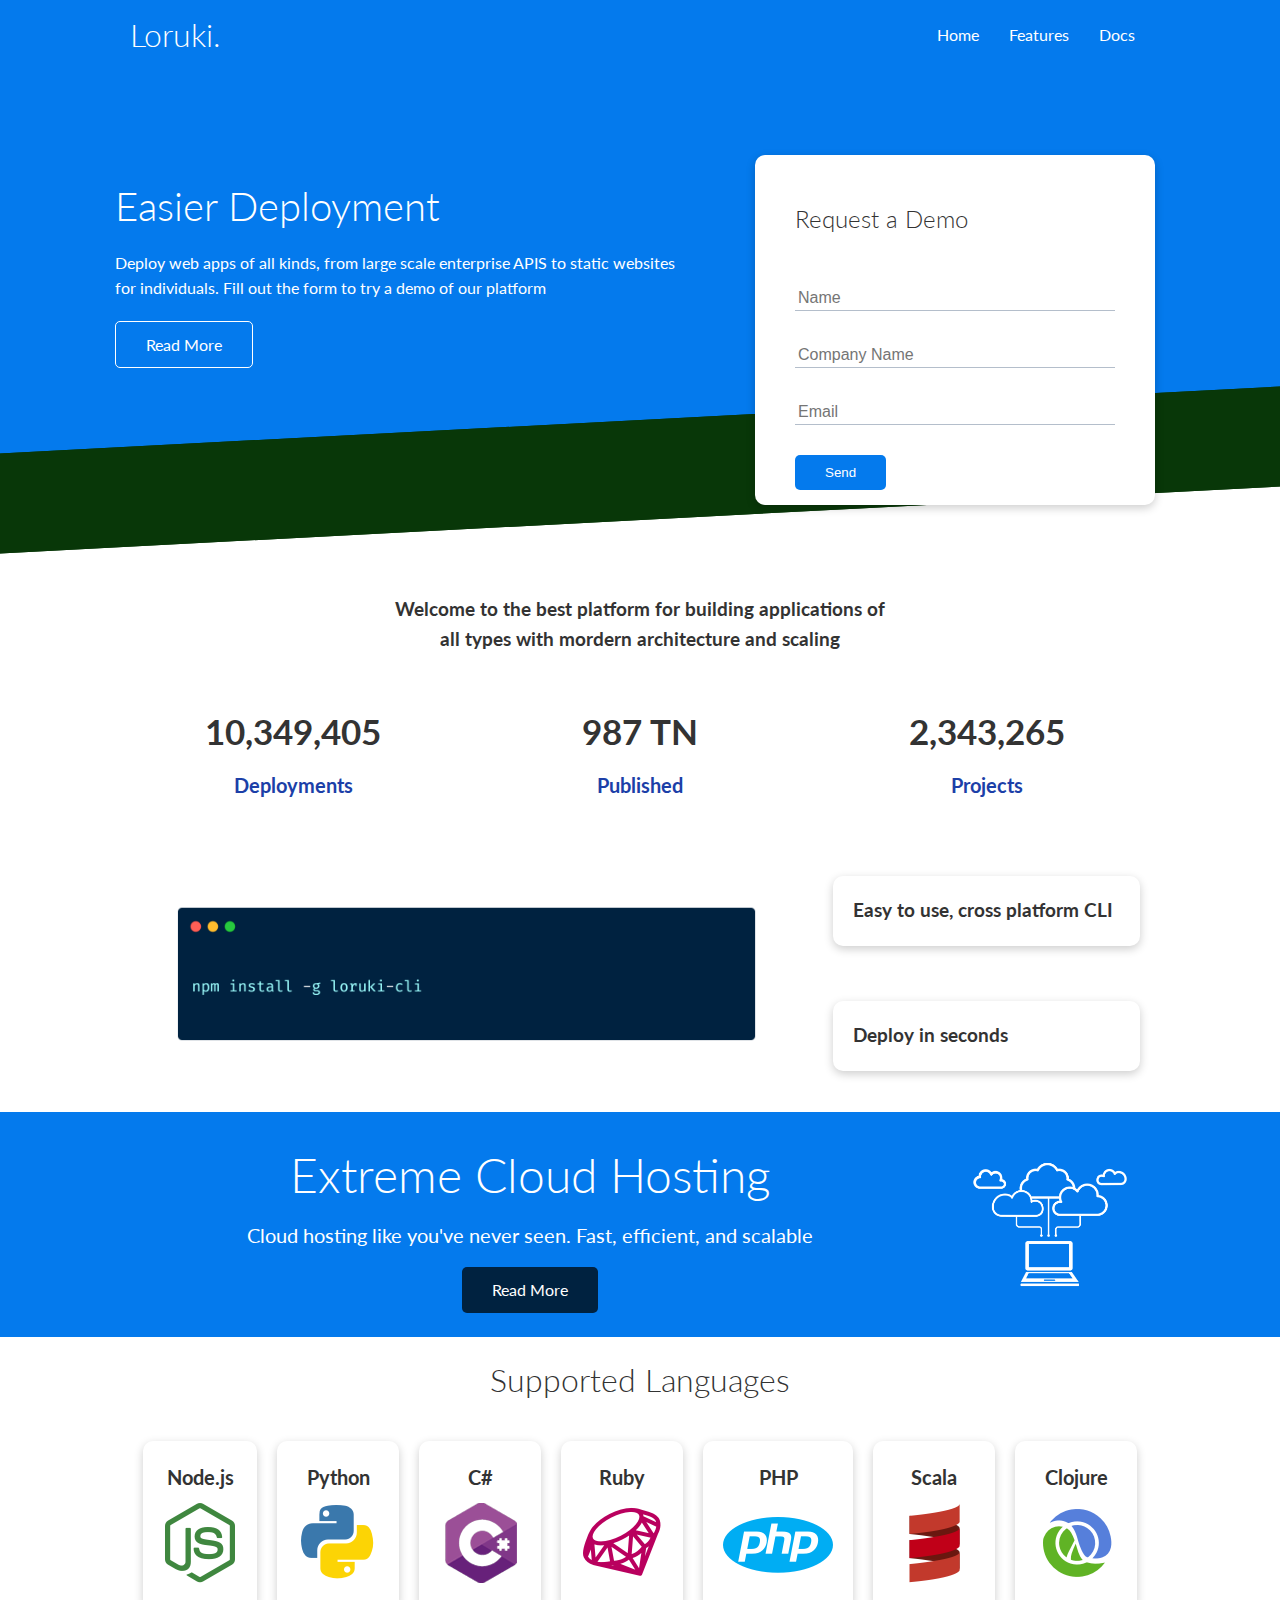
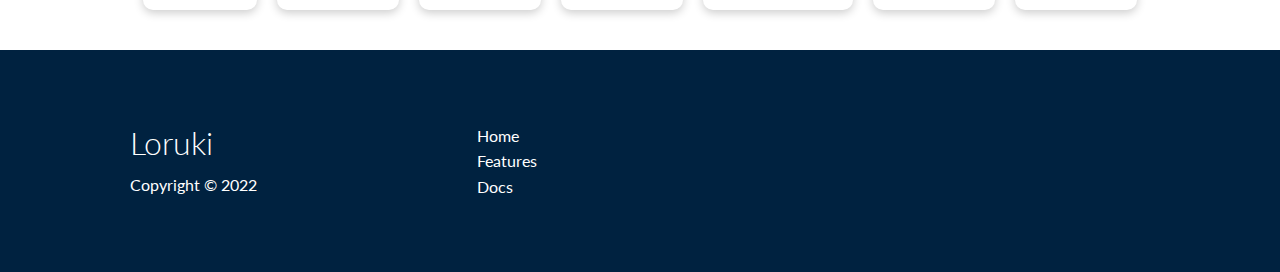
<file: index.html>
<!DOCTYPE html>
<html lang="en">
<head>
    <meta charset="UTF-8">
    <meta http-equiv="X-UA-Compatible" content="IE=edge">
    <meta name="viewport" content="width=device-width, initial-scale=1.0">
    <link rel="stylesheet" href="https://cdnjs.cloudflare.com/ajax/libs/font-awesome/6.1.1/css/all.min.css" integrity="sha512-KfkfwYDsLkIlwQp6LFnl8zNdLGxu9YAA1QvwINks4PhcElQSvqcyVLLD9aMhXd13uQjoXtEKNosOWaZqXgel0g==" crossorigin="anonymous" referrerpolicy="no-referrer" />
    <link rel="stylesheet" href="css/utilities.css">
    <link rel="stylesheet" href="css/style.css">
    <title>Loruki | Cloud Hosting for Everyon</title>
</head>
<body>
    <!-- Navbar -->
    <div class="navbar">
        <div class="container flex">
            <h1 class="logo">Loruki.</h1>
            <nav>
                <ul>
                    <li><a href="index.html">Home</a></li>
                    <li><a href="features.html">Features</a></li>
                    <li><a href="docs.html">Docs</a></li>
                </ul>
            </nav>
        </div>
    </div>
    
    <!-- SHOWCASE   -->
    <section class="showcase">
        <div class="container grid">
            <div class="showcase-text">
                <h1>Easier Deployment</h1>
                <p>Deploy web apps of all kinds, from large scale enterprise APIS to static websites for individuals.  Fill out the form to try a demo of our platform</p>
                <a href="features.html" class="btn btn-outline">Read More</a>
            </div>

            <div class="showcase-form card">
                <h2>Request a Demo</h2>
                <form name="contact" method="POST" netlify-honeypot="bot-field" data-netlify="true">
                    <input type="hidden" name="form-name" value="contact">
                    <p class="hidden">
                        <label>Do not fill this out if you are human: <input name="bot-field" />
                        </label>
                      </p>
                    <div class="form-control">
                        <input type="text" name="name" placeholder="Name" required>
                    </div>
                    <div class="form-control">
                            <input type="text" name="company" placeholder="Company Name" required>
                    </div>
                    <div class="form-control">
                        <input type="email" name="email" placeholder="Email" required>
                    </div>     
                    <input type="submit" value="Send" class="btn btn-primary">              
                </form>
            </div>
        </div>
    </section>

    <!-- stats -->
    <section class="stats">
        <div class="container">
            <h3 class="stats-heading text-center my-1">
                Welcome to the best platform for building applications of all types with mordern architecture and scaling
            </h3>
            <div class="grid grid-3 text-center my-4">
                <div>
                    <i class="fas fa-server fa-3x"></i>
                    <h3>10,349,405</h3>
                    <p class="text-secondary">Deployments</p>
                </div>
                <div>
                    <i class="fas fa-upload fa-3x"></i>
                    <h3>987 TN</h3>
                    <p class="text-secondary">Published</p>
                </div>
                <div>
                    <i class="fas fa-project-diagram fa-3x"></i>
                    <h3>2,343,265</h3>
                    <p class="text-secondary">Projects</p>
                </div>

            </div>
        </div>
    </section>

    <!-- cli -->
    <section class="cli">
        <div class="container grid">
            <img src="images/cli.png" alt="">
            <div class="card">
                <h3>Easy to use, cross platform CLI</h3>
            </div>
            <div class="card">
                <h3>Deploy in seconds</h3>
            </div>
        </div>
    </section>

    <!-- CLOUD -->
    <section class="cloud bg-primary my-2 py-2">
        <div class="container grid">
            <div class="text-center">
                <h2 class="lg">Extreme Cloud Hosting</h2>
                <p class="lead my-1">Cloud hosting like you've never seen.  Fast, efficient, and scalable</p>
                <a href="features.html" class="btn btn-dark">Read More</a>
            </div>
            <img src="images/cloud.png" alt="">
            </div>
    </section>

    <!-- languages -->
    <section class="languages">
        <h2 class="md text-center my-2">Supported Languages</h2>
        <div class="container flex">
            <div class="card">
                <h4>Node.js</h4>
                <img src="images/logos/node.png" alt="">
            </div>
            <div class="card">
                <h4>Python</h4>
                <img src="images/logos/python.png" alt="">
            </div>
            <div class="card">
                <h4>C#</h4>
                <img src="images/logos/csharp.png" alt="">
            </div>
            <div class="card">
                <h4>Ruby</h4>
                <img src="images/logos/ruby.png" alt="">
            </div>
            <div class="card">
                <h4>PHP</h4>
                <img src="images/logos/php.png" alt="">
            </div>
            <div class="card">
                <h4>Scala</h4>
                <img src="images/logos/scala.png" alt="">
            </div>
            <div class="card">
                <h4>Clojure</h4>
                <img src="images/logos/clojure.png" alt="">
            </div>
        </div>
    </section>
<!-- FOOTER  -->
    <footer class="footer bg-dark py-5">
        <div class="container grid grid-3">
            <div>
            <h1>Loruki</h1>
            <p>Copyright &copy; 2022</p>
             </div>
        <nav>
            <ul>
                <li><a href="index.html">Home</a></li>
                <li><a href="features.html">Features</a></li>
                <li><a href="docs.html">Docs</a></li>
            </ul>
        </nav>
        <div class="social">
            <a href=""><i class="fab fa-github fa-2x"></i></a>
            <a href=""><i class="fab fa-facebook fa-2x"></i></a>
            <a href=""><i class="fab fa-instagram fa-2x"></i></a>
            <a href=""><i class="fab fa-twitter fa-2x"></i></a>
        </div>

    </footer>



</body>
</html>
</file>
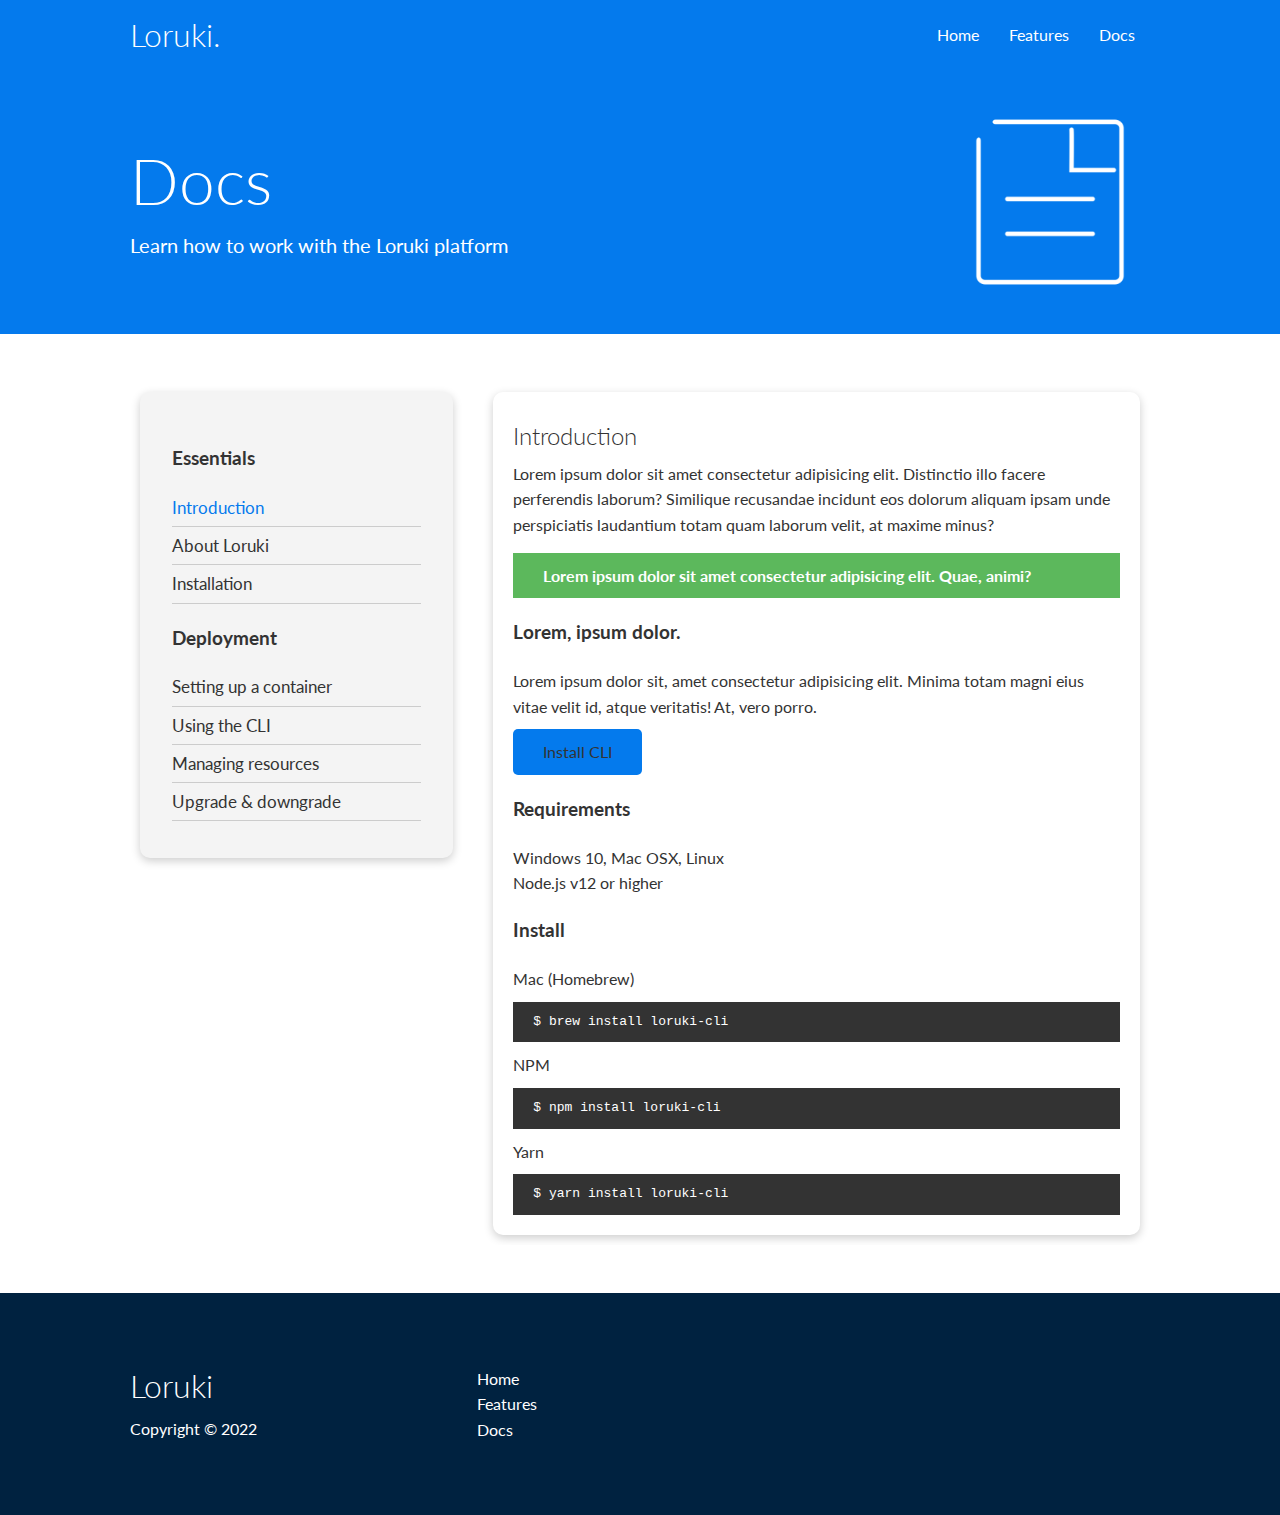
<file: docs.html>
<!DOCTYPE html>
<html lang="en">
<head>
    <meta charset="UTF-8">
    <meta http-equiv="X-UA-Compatible" content="IE=edge">
    <meta name="viewport" content="width=device-width, initial-scale=1.0">
    <link rel="stylesheet" href="https://cdnjs.cloudflare.com/ajax/libs/font-awesome/6.1.1/css/all.min.css" integrity="sha512-KfkfwYDsLkIlwQp6LFnl8zNdLGxu9YAA1QvwINks4PhcElQSvqcyVLLD9aMhXd13uQjoXtEKNosOWaZqXgel0g==" crossorigin="anonymous" referrerpolicy="no-referrer" />
    <link rel="stylesheet" href="css/utilities.css">
    <link rel="stylesheet" href="css/style.css">
    <title>Loruki | Cloud Hosting for Everyon</title>
</head>
<body>
    <!-- Navbar -->
    <div class="navbar">
        <div class="container flex">
            <h1 class="logo">Loruki.</h1>
            <nav>
                <ul>
                    <li><a href="index.html">Home</a></li>
                    <li><a href="features.html">Features</a></li>
                    <li><a href="docs.html">Docs</a></li>
                </ul>
            </nav>
        </div>
    </div>
<!-- head -->
<section class="docs-head bg-primary py-3">
    <div class="container grid">
        <div>
            <h1 class="xl">Docs</h1>
            <p class="lead">
                Learn how to work with the Loruki platform
            </p>
        </div>
        <img src="images/docs.png" alt="">
    </div>
</section>

    <!-- Docs main -->
    <section class="docs-main my-4">
        <div class="container grid">
            <div class="card bg-light p-3">
                <h3 class="my-2">Essentials</h3>
                <nav>
                    <ul>
                        <li><a class="text-primary" href="#">Introduction</a></li>
                        <li><a href="#">About Loruki</a></li>
                        <li><a href="#">Installation</a></li>
                    </ul>
                </nav>

                <h3 class="my-2">Deployment</h3>
                <nav>
                    <ul>
                        <li><a href="#">Setting up a container</a></li>
							<li><a href="#">Using the CLI</a></li>
							<li><a href="#">Managing resources</a></li>
							<li><a href="#">Upgrade & downgrade</a></li>
                    </ul>
                </nav>
            </div>
            <div class="card">
                <h2>Introduction</h2>
                <p>Lorem ipsum dolor sit amet consectetur adipisicing elit. Distinctio illo facere perferendis laborum? Similique recusandae incidunt eos dolorum aliquam ipsam unde perspiciatis laudantium totam quam laborum velit, at maxime minus?</p>

                <div class="alert alert-success">
                    <i class="fas fa-info"></i> Lorem ipsum dolor sit amet consectetur adipisicing elit. Quae, animi?
                </div>

                <h3>Lorem, ipsum dolor.</h3>
                <p>Lorem ipsum dolor sit, amet consectetur adipisicing elit. Minima totam magni eius vitae velit id, atque veritatis! At, vero porro.</p>
                <a href="#" class="btn btn-primary">Install CLI</a>

                <h3>Requirements</h3>
                <ul>
                    <li>Windows 10, Mac OSX, Linux</li>
                    <li>Node.js v12 or higher</li>
                </ul>

                <h3>Install</h3>
                <p>Mac (Homebrew)</p>
                <pre><code>$ brew install loruki-cli</code></pre>
                <p>NPM</p>
                <pre><code>$ npm install loruki-cli</code></pre>
                <p>Yarn</p>
                <pre><code>$ yarn install loruki-cli</code></pre>

            </div>
        </div>
    </section>
    

<!-- FOOTER  -->
    <footer class="footer bg-dark py-5">
        <div class="container grid grid-3">
            <div>
            <h1>Loruki</h1>
            <p>Copyright &copy; 2022</p>
             </div>
        <nav>
            <ul>
                <li><a href="index.html">Home</a></li>
                <li><a href="features.html">Features</a></li>
                <li><a href="docs.html">Docs</a></li>
            </ul>
        </nav>
        <div class="social">
            <a href=""><i class="fab fa-github fa-2x"></i></a>
            <a href=""><i class="fab fa-facebook fa-2x"></i></a>
            <a href=""><i class="fab fa-instagram fa-2x"></i></a>
            <a href=""><i class="fab fa-twitter fa-2x"></i></a>
        </div>

    </footer>



</body>
</html>
</file>
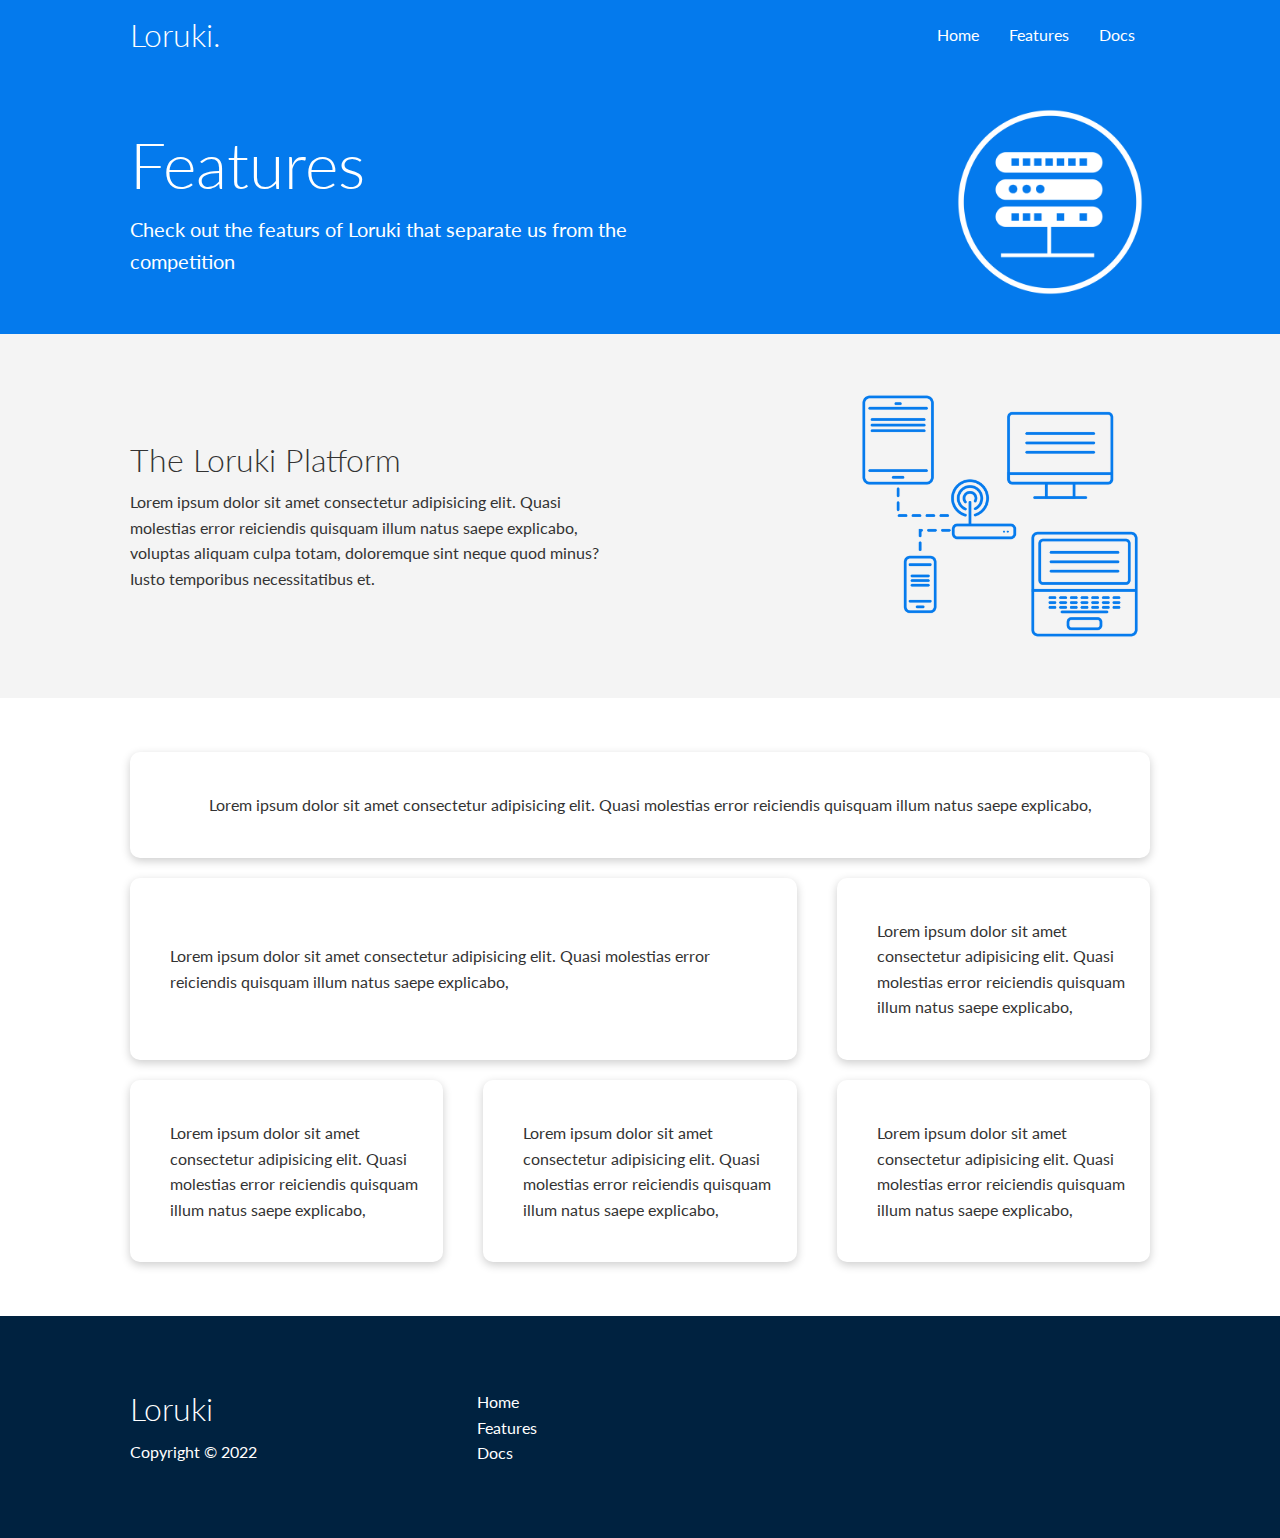
<file: features.html>
<!DOCTYPE html>
<html lang="en">
<head>
    <meta charset="UTF-8">
    <meta http-equiv="X-UA-Compatible" content="IE=edge">
    <meta name="viewport" content="width=device-width, initial-scale=1.0">
    <link rel="stylesheet" href="https://cdnjs.cloudflare.com/ajax/libs/font-awesome/6.1.1/css/all.min.css" integrity="sha512-KfkfwYDsLkIlwQp6LFnl8zNdLGxu9YAA1QvwINks4PhcElQSvqcyVLLD9aMhXd13uQjoXtEKNosOWaZqXgel0g==" crossorigin="anonymous" referrerpolicy="no-referrer" />
    <link rel="stylesheet" href="css/utilities.css">
    <link rel="stylesheet" href="css/style.css">
    <title>Loruki | Cloud Hosting for Everyon</title>
</head>
<body>
    <!-- Navbar -->
    <div class="navbar">
        <div class="container flex">
            <h1 class="logo">Loruki.</h1>
            <nav>
                <ul>
                    <li><a href="index.html">Home</a></li>
                    <li><a href="features.html">Features</a></li>
                    <li><a href="docs.html">Docs</a></li>
                </ul>
            </nav>
        </div>
    </div>
<!-- head -->
<section class="features-head bg-primary py-3">
    <div class="container grid">
        <div>
            <h1 class="xl">Features</h1>
            <p class="lead">
                Check out the featurs of Loruki that separate us from the competition
            </p>
        </div>
        <img src="images/server.png" alt="">
    </div>
</section>

<!-- sub head -->
<section class="features-sub-head bg-light py-3">
    <div class="container grid">
      <div>
        <h1 class="md">The Loruki Platform</h1>
        <p>
            Lorem ipsum dolor sit amet consectetur adipisicing elit. Quasi molestias error reiciendis quisquam illum natus saepe explicabo, voluptas aliquam culpa totam, doloremque sint neque quod minus? Iusto temporibus necessitatibus et.
        </p>
     </div>
     <img src="images/server2.png" alt="">
    </div>
</section>


<section class="features-main my-2">
    <div class="container grid grid-3">

      <div class="card flex">
        <i class="fas fa-server fa-3x"></i>
        <p>Lorem ipsum dolor sit amet consectetur adipisicing elit. Quasi molestias error reiciendis quisquam illum natus saepe explicabo, </p>
     </div>

     <div class="card flex">
        <i class="fas fa-network-wired fa-3x"></i>
        <p>Lorem ipsum dolor sit amet consectetur adipisicing elit. Quasi molestias error reiciendis quisquam illum natus saepe explicabo, </p>
     </div>

     <div class="card flex">
        <i class="fas fa-laptop-code fa-3x"></i>
        <p>Lorem ipsum dolor sit amet consectetur adipisicing elit. Quasi molestias error reiciendis quisquam illum natus saepe explicabo, </p>
     </div>

     <div class="card flex">
        <i class="fas fa-database fa-3x"></i>
        <p>Lorem ipsum dolor sit amet consectetur adipisicing elit. Quasi molestias error reiciendis quisquam illum natus saepe explicabo, </p>
     </div>

     <div class="card flex">
        <i class="fas fa-power-off fa-3x"></i>
        <p>Lorem ipsum dolor sit amet consectetur adipisicing elit. Quasi molestias error reiciendis quisquam illum natus saepe explicabo, </p>
     </div>

     <div class="card flex">
        <i class="fas fa-upload fa-3x"></i>
        <p>Lorem ipsum dolor sit amet consectetur adipisicing elit. Quasi molestias error reiciendis quisquam illum natus saepe explicabo, </p>
     </div>

    </div>
</section>





<!-- FOOTER  -->
    <footer class="footer bg-dark py-5">
        <div class="container grid grid-3">
            <div>
            <h1>Loruki</h1>
            <p>Copyright &copy; 2022</p>
             </div>
        <nav>
            <ul>
                <li><a href="index.html">Home</a></li>
                <li><a href="features.html">Features</a></li>
                <li><a href="docs.html">Docs</a></li>
            </ul>
        </nav>
        <div class="social">
            <a href=""><i class="fab fa-github fa-2x"></i></a>
            <a href=""><i class="fab fa-facebook fa-2x"></i></a>
            <a href=""><i class="fab fa-instagram fa-2x"></i></a>
            <a href=""><i class="fab fa-twitter fa-2x"></i></a>
        </div>

    </footer>



</body>
</html>
</file>
<file: css/utilities.css>
/* utility styling that will be used throughout website */
.container {
    max-width: 1100px;
    margin: 0 auto;
    overflow: auto;
    padding: 0 40px;
}

.card {
    background-color: #fff;
    color: #333;
    border-radius: 10px;
    box-shadow: 0 3px 10px rgba(0,0,0,0.2);
    padding: 20px;
    margin: 10px;
}

.btn {
    display: inline-block;
    padding: 10px 30px;
    cursor: pointer;
    background: var(--primary-color) ;
    color: #fff;
    border: none;
    border-radius: 5px;
}

.btn-outline {
    background-color: transparent;
    border: 1px #fff solid;
}

.btn:hover {
    transform: scale(0.98);
}

/* backgrounds and colored buttons*/
.bg-primary, .btn-primary {
    background-color: var(--primary-color);
    color:#fff;
}

.bg-secondary, .btn-secondary {
    background-color: var(--secondary-color);
    color:#fff;
}
.bg-dark, .btn-dark {
    background-color: var(--dark-color);
    color:#fff;
}

.bg-light, .btn-light {
    background-color: var(--light-color);
    color:#333;
}

.bg-primary a, .btn-primary a,
.bg-secondary a, .btn-secondary a,
.bg-dark a, .btn-dark a,
.bg-light a, .btn-light a {
    color: #fff;
}

/* text colors */
.docs-main .text-primary { /*added .docs-main to force it to work*/
    color: var(--primary-color);
}

.text-secondary {
    color: var(--secondary-color);
}
.text-dark {
    color: var(--dark-color);
}

.text-light {
    color: var(--light-color);
}

/* text sizes */
.lead {
    font-size: 20px;
}

.sm {
    font-size: 1rem;
}

.md {
    font-size: 2rem;
}

.lg {
    font-size: 3rem;
}

.xl {
    font-size: 4rem;
}

.text-center {
    text-align: center;
}

/* Alert */
.alert {
    background-color: var(--light-color);
    padding: 10px 20px;
    font-weight: bold;
    margin: 15px 0;
}

.alert i {
    margin-right: 10px;
}

.alert-success{
    background-color: var(--success-color);
    color:  #fff;
}
.alert-error{
    background-color: var(--error-color);
    color:  #fff;
}


.flex {
    display:flex;
    justify-content: center;
    align-items: center;
    height: 100%;
}

.grid {
    display: grid;
    grid-template-columns: repeat(2, 1fr);
    gap: 20px;
    justify-content: center;
    align-items: center;
    height: 100%;
}

.grid-3 {
    grid-template-columns: repeat(3, 1fr);
}

/* margins */
.my-1{
    margin: 1rem 0;
}
.my-2 {
    margin: 1.5rem 0;
}
.my-3 {
    margin: 2rem 0;
}
.my-4 {
    margin: 3rem 0;
}
.my-5 {
    margin: 4rem 0;
}

.m-1{
    margin: 1rem;
}
.m-2 {
    margin: 1.5rem;
}
.m-3 {
    margin: 2rem;
}
.m-4 {
    margin: 3rem;
}
.m-5 {
    margin: 4rem;
}

/* PADDING */
.py-1{
    padding: 1rem 0;
}
.py-2 {
    padding: 1.5rem 0;
}
.py-3 {
    padding: 2rem 0;
}
.py-4 {
    padding: 3rem 0;
}
.py-5 {
    padding: 4rem 0;
}
.p-1{
    padding: 1rem;
}
.p-2 {
    padding: 1.5rem;
}
.p-3 {
    padding: 2rem;
}
.p-4 {
    padding: 3rem;
}
.p-5 {
    padding: 4rem;
}
</file>
<file: css/style.css>
@import url('https://fonts.googleapis.com/css2?family=Lato:wght@300&display=swap');


:root {
    --primary-color:#047aed;
    --secondary-color:#1c3fa8;
    --dark-color: #002240;
    --light-color:#f4f4f4;
    --success-color: #5cb85c;
    --error-color: #d9534f;
}
* {
    box-sizing: border-box;
    padding:0;
    margin: 0;
}

body{
    font-family: 'Lato', sans-serif;
    color: #333;
    line-height: 1.6;
}

ul {
    list-style-type: none;
}
a {
    text-decoration: none;
    color: #333;
}

h1, h2 {
    font-weight: 300;
    line-height: 1.2;
    margin: 10px 0;
}

p {
    margin: 10px 0;
}
img {
    width:  100%;
}

code, pre {
    background-color: #333;
    color:#fff;
    padding: 10px;
}

.hidden{
    visibility: hidden;
    height: 0;
}

/* navbar styling */
.navbar {
    background-color:var(--primary-color);
    color: #fff;
    height: 70px;
}

.navbar ul {
    display: flex;
}

.navbar a {
    color:#fff;
    padding:10px;
    margin: 0 5px;
}

.navbar a:hover {
    border-bottom: 2px #fff solid;
}

.navbar .flex{
    justify-content: space-between;
}
/* showcase styling */
.showcase {
    height: 400px;
    background-color: var(--primary-color);
    color:#fff;
    position:relative;
}
.showcase h1 {
    font-size: 40px;
}

.showcase p {
    margin: 20px 0;
}

.showcase .grid {
    overflow:visible;
    grid-template-columns: 55% 45%;
    gap: 30px;
}

.showcase-text {
    animation: slideInFromLeft 1s ease-in;
}

.showcase-form {
    position:relative;
    top:60px;
    height:350px;
    width:  400px;
    padding: 40px;
    z-index: 100;
    justify-self: flex-end;
    animation: slideInFromRight 1s ease-in;
}

.showcase-form .form-control {
    margin: 30px 0;    
}

.showcase-form input[type='text'], .showcase-form input[type='email'] {
    border: 0;
    border-bottom: 1px solid #b4becb;
    width:100%;
    padding: 3px;
    font-size: 16px;
}

.showcase-form input:focus {
    outline: none;
}

.showcase::before, .showcase::after {
    content: '';
    position: absolute;
    height: 100px;
    bottom: -50px;
    right: 0;
    left: 0;
    background: rgb(8, 55, 8);
    transform: skewY(-3deg);
    -webkit-transform: skewY(-3deg);
    -moz-transform: skewY(-3deg);
    -ms-transform: skewY(-3deg);
}

/* stats */
.stats {
    padding-top:125px;
    animation: slideInFromBottom 1s ease-in;
}

.stats-heading {
    max-width: 500px;
    margin:auto;
}
.stats .grid h3 {
    font-size: 35px;
}

.stats .grid p {
    font-size: 20px;
    font-weight: bold;
}

/* cli */
.cli .grid {
    grid-template-columns: repeat(3, 1fr);
    grid-template-rows: repeat(2, 1fr);
}

.cli .grid >*:first-child{
    grid-column: 1 / span 2;
    grid-row: 1 / span 2;
}

/* cloud */
.cloud .grid {
    grid-template-columns: 4fr 1fr;
}

/* languages */

.languages .flex {
    flex-wrap:wrap;
}

.languages .card {
    text-align: center;
    margin: 18px 10px 40px;
    transition: transform 0.2s ease-in;
}

.languages .card h4 {
    font-size: 20px;
    margin-bottom: 10px;
}

.languages .card:hover{
    transform: translateY(-15px);
}

/* features */
.features-head img, 
.docs-head img {
    width: 200px;
    justify-self: flex-end;
}
.features-sub-head img {
    width: 300px;
    justify-self: flex-end;
}

.features-main .card > i {
    margin-right: 20px;
}

.features-main .grid{
    padding:30px;
}
.features-main .grid > *:first-child {
    grid-column: 1 /span 3;
}
.features-main .grid > *:nth-child(2) {
    grid-column: 1 /span 2;
}


/* docs */
.docs-main h3 {
    margin: 20px 0;
}

.docs-main .grid {
    grid-template-columns: 1fr 2fr;
    align-items: flex-start;
}

.docs-main nav li {
    font-size: 17px;
    padding-bottom: 5px;
    margin-bottom: 5px;
    border-bottom: 1px #ccc solid;
}

.docs-main a{
    color: #333;
}

.docs-main a:hover {
    font-weight: bold;
}
/* footer */
.footer .social a {
    margin: 0 10px;
}

/* animations */
@keyframes slideInFromLeft {
    0% {
        transform: translateX(-100%);
    }
    100% {
        transform:translateX(0)
    }
}
@keyframes slideInFromRight {
        0% {
            transform: translateX(100%);
        }
        100% {
            transform:translateX(0)
        }
}
@keyframes slideInFromTop {
    0% {
        transform: translateY(-100%);
    }
    100% {
        transform:translateX(0)
    }
}
@keyframes slideInFromBottom {
    0% {
        transform: translateY(100%);
    }
    100% {
        transform:translateX(0)
    }
}



/* tablets and under */
@media(max-width: 768px){
    .grid,
    .showcase .grid,
    .stats .grid,
    .cli .grid,
    .cloud .grid,
    .features-main .grid,
    .docs-main .grid {
        grid-template-columns: 1fr;
        grid-template-rows: 1fr;
    }

    .showcase {
        height: auto;
    }

    .showcase-text {
        text-align: center;
        margin-top: 40px;
        animation: slideInFromTop 1s ease-in;
    }

    .showcase-form {
        justify-self: center;
        margin: auto;
        animation: slideInFromBottom 1s ease-in;
    }

    .cli .grid >*:first-child{
        grid-column: 1;
        grid-row: 1;
    }

    .features-head,
    .features-sub-head,
    .docs-head{
        text-align: center;
    }

    .features-head img,
    .features-sub-head img,
    .docs-head img{
        justify-self: center;
    }
    .features-main .grid > *:first-child,
    .features-main .grid > *:nth-child(2) {
        grid-column: 1;
    }
}


/* mobile */
@media(max-width: 500px){
    .navbar {
        height: 110px;
    }

    .navbar .flex {
        flex-direction: column;
    }

    .navbar ul {
        padding: 10 px;
        background-color: rgba(0,0,0,0.1);
    }
}
</file>
